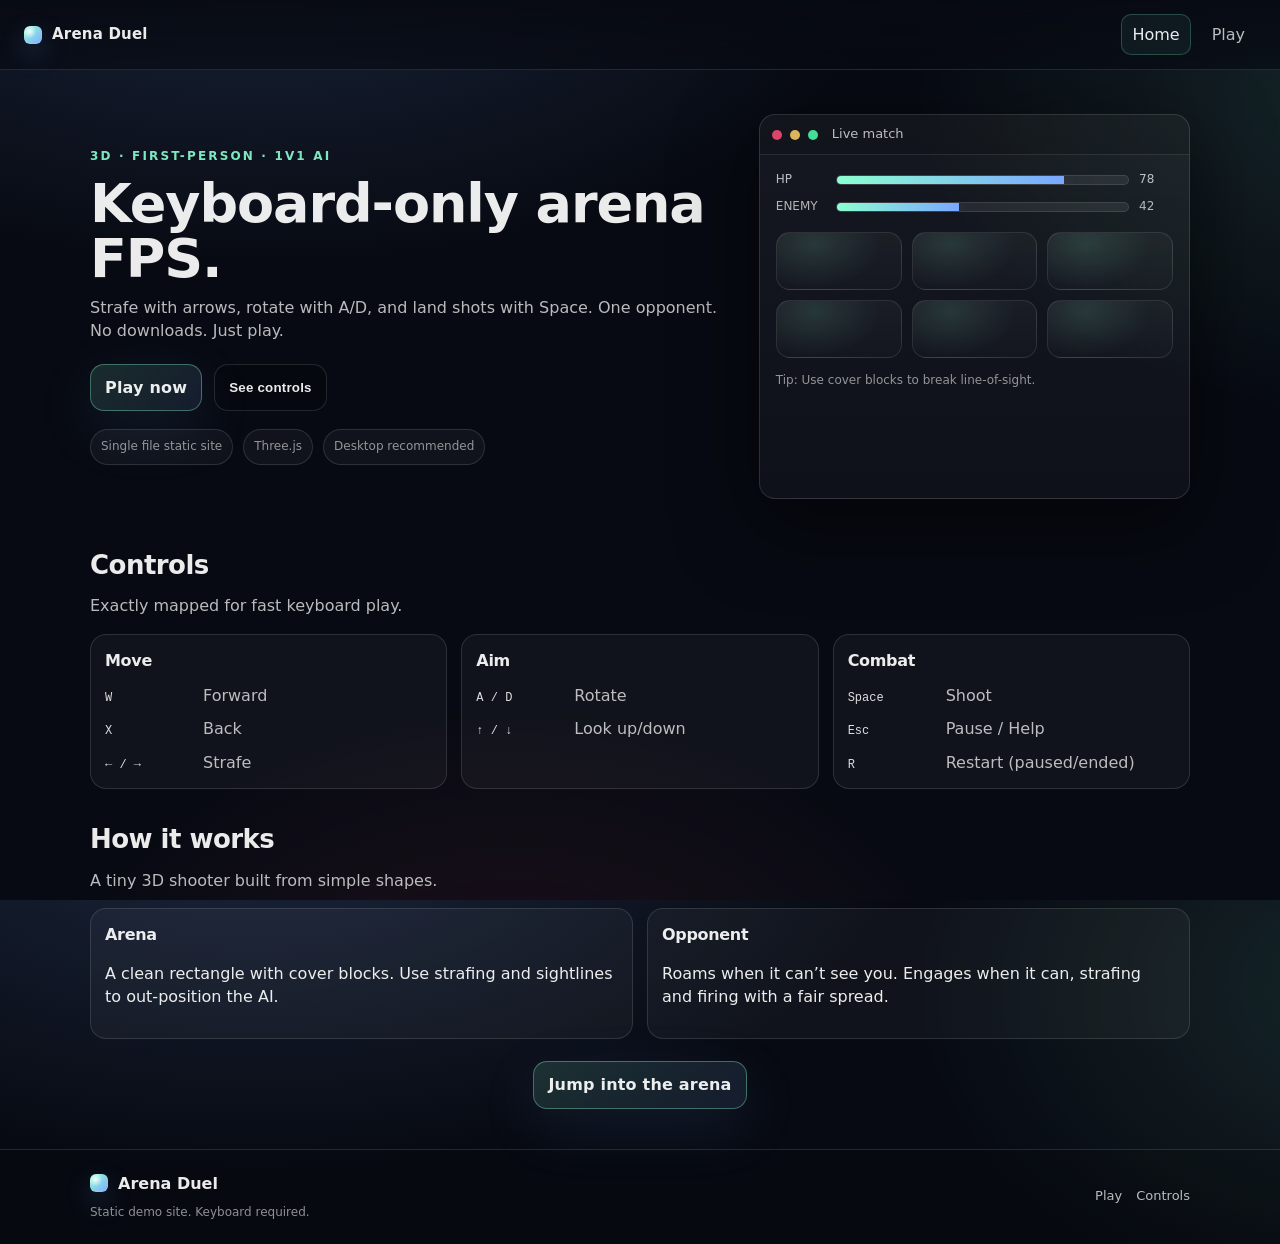
<file: index.html>
<!doctype html>
<html lang="en">
  <head>
    <meta charset="utf-8" />
    <meta name="viewport" content="width=device-width,initial-scale=1" />
    <title>Arena Duel — 3D FPS (Keyboard)</title>
    <meta
      name="description"
      content="A tiny keyboard-controlled 3D arena shooter. Strafe with arrows, rotate with A/D, shoot with Space."
    />
    <link rel="stylesheet" href="./styles/site.css" />
    <script type="module" src="./src/site/home.js"></script>
  </head>
  <body>
    <header class="topbar">
      <a class="brand" href="./index.html" aria-label="Arena Duel Home">
        <span class="brandMark" aria-hidden="true"></span>
        <span class="brandText">Arena Duel</span>
      </a>
      <nav class="nav">
        <a class="navLink" href="./index.html" data-nav="home">Home</a>
        <a class="navLink" href="./play.html" data-nav="play">Play</a>
      </nav>
    </header>

    <main class="container">
      <section class="hero">
        <div class="heroCopy">
          <p class="kicker">3D · First-person · 1v1 AI</p>
          <h1>Keyboard-only arena FPS.</h1>
          <p class="subtitle">
            Strafe with arrows, rotate with A/D, and land shots with Space. One opponent. No
            downloads. Just play.
          </p>
          <div class="ctaRow">
            <a class="btn primary" href="./play.html">Play now</a>
            <button class="btn ghost" type="button" data-scroll-to="#controls">
              See controls
            </button>
          </div>
          <div class="metaRow">
            <div class="pill">Single file static site</div>
            <div class="pill">Three.js</div>
            <div class="pill">Desktop recommended</div>
          </div>
        </div>

        <div class="heroCard" aria-label="Preview">
          <div class="heroCardTop">
            <div class="dot red"></div>
            <div class="dot yellow"></div>
            <div class="dot green"></div>
            <div class="heroCardTitle">Live match</div>
          </div>
          <div class="heroCardBody">
            <div class="hudPreview">
              <div class="hudLine">
                <span>HP</span><span class="bar"><i style="width: 78%"></i></span><span>78</span>
              </div>
              <div class="hudLine enemy">
                <span>ENEMY</span><span class="bar"><i style="width: 42%"></i></span
                ><span>42</span>
              </div>
            </div>
            <div class="previewGrid" aria-hidden="true">
              <div class="tile"></div>
              <div class="tile"></div>
              <div class="tile"></div>
              <div class="tile"></div>
              <div class="tile"></div>
              <div class="tile"></div>
            </div>
            <div class="previewTip">Tip: Use cover blocks to break line-of-sight.</div>
          </div>
        </div>
      </section>

      <section class="section" id="controls">
        <div class="sectionHeader">
          <h2>Controls</h2>
          <p class="subtitle">Exactly mapped for fast keyboard play.</p>
        </div>

        <div class="controlsGrid">
          <div class="card">
            <h3>Move</h3>
            <dl class="kv">
              <div><dt>W</dt><dd>Forward</dd></div>
              <div><dt>X</dt><dd>Back</dd></div>
              <div><dt>← / →</dt><dd>Strafe</dd></div>
            </dl>
          </div>
          <div class="card">
            <h3>Aim</h3>
            <dl class="kv">
              <div><dt>A / D</dt><dd>Rotate</dd></div>
              <div><dt>↑ / ↓</dt><dd>Look up/down</dd></div>
            </dl>
          </div>
          <div class="card">
            <h3>Combat</h3>
            <dl class="kv">
              <div><dt>Space</dt><dd>Shoot</dd></div>
              <div><dt>Esc</dt><dd>Pause / Help</dd></div>
              <div><dt>R</dt><dd>Restart (paused/ended)</dd></div>
            </dl>
          </div>
        </div>
      </section>

      <section class="section">
        <div class="sectionHeader">
          <h2>How it works</h2>
          <p class="subtitle">A tiny 3D shooter built from simple shapes.</p>
        </div>
        <div class="split">
          <div class="card">
            <h3>Arena</h3>
            <p>
              A clean rectangle with cover blocks. Use strafing and sightlines to out-position the
              AI.
            </p>
          </div>
          <div class="card">
            <h3>Opponent</h3>
            <p>
              Roams when it can’t see you. Engages when it can, strafing and firing with a fair
              spread.
            </p>
          </div>
        </div>
        <div class="ctaRow end">
          <a class="btn primary" href="./play.html">Jump into the arena</a>
        </div>
      </section>
    </main>

    <footer class="footer">
      <div class="container footerInner">
        <div class="footerLeft">
          <div class="brandSmall">
            <span class="brandMark" aria-hidden="true"></span>
            <span>Arena Duel</span>
          </div>
          <div class="footerNote">Static demo site. Keyboard required.</div>
        </div>
        <div class="footerRight">
          <a class="footerLink" href="./play.html">Play</a>
          <a class="footerLink" href="./index.html#controls">Controls</a>
        </div>
      </div>
    </footer>
  </body>
</html>
</file>
<file: styles/site.css>
:root {
  --bg: #070a12;
  --panel: rgba(255, 255, 255, 0.06);
  --panel2: rgba(255, 255, 255, 0.09);
  --text: rgba(255, 255, 255, 0.92);
  --muted: rgba(255, 255, 255, 0.72);
  --faint: rgba(255, 255, 255, 0.55);
  --line: rgba(255, 255, 255, 0.12);

  --accent: #8cffd1;
  --accent2: #7aa7ff;
  --danger: #ff4d79;

  --radius: 16px;
  --shadow: 0 24px 80px rgba(0, 0, 0, 0.55);
  --mono: ui-monospace, SFMono-Regular, Menlo, Monaco, Consolas, "Liberation Mono", "Courier New",
    monospace;
}

* {
  box-sizing: border-box;
}

html,
body {
  height: 100%;
}

body {
  margin: 0;
  background:
    radial-gradient(1200px 650px at 20% -10%, rgba(122, 167, 255, 0.18), transparent 55%),
    radial-gradient(900px 600px at 110% 10%, rgba(140, 255, 209, 0.12), transparent 55%),
    radial-gradient(900px 700px at 40% 120%, rgba(255, 77, 121, 0.1), transparent 55%),
    var(--bg);
  color: var(--text);
  font-family: ui-sans-serif, system-ui, -apple-system, Segoe UI, Roboto, Helvetica, Arial,
    "Apple Color Emoji", "Segoe UI Emoji";
  line-height: 1.45;
}

a {
  color: inherit;
  text-decoration: none;
}

.container {
  width: min(1100px, calc(100% - 48px));
  margin: 0 auto;
}

.topbar {
  position: sticky;
  top: 0;
  z-index: 20;
  backdrop-filter: blur(18px);
  background: linear-gradient(to bottom, rgba(7, 10, 18, 0.92), rgba(7, 10, 18, 0.65));
  border-bottom: 1px solid var(--line);
  display: flex;
  align-items: center;
  justify-content: space-between;
  gap: 16px;
  padding: 14px 24px;
}

.topbar.compact {
  position: relative;
}

.brand {
  display: inline-flex;
  align-items: center;
  gap: 10px;
  font-weight: 700;
  letter-spacing: 0.2px;
}

.brandMark {
  width: 18px;
  height: 18px;
  border-radius: 6px;
  background:
    radial-gradient(circle at 30% 30%, rgba(255, 255, 255, 0.9), rgba(255, 255, 255, 0.05) 40%),
    linear-gradient(135deg, var(--accent), var(--accent2));
  box-shadow:
    0 0 0 1px rgba(255, 255, 255, 0.08) inset,
    0 10px 26px rgba(122, 167, 255, 0.25);
}

.brandText {
  font-size: 15px;
}

.nav {
  display: flex;
  align-items: center;
  gap: 10px;
}

.navLink {
  padding: 8px 10px;
  border-radius: 10px;
  color: var(--muted);
  border: 1px solid transparent;
}

.navLink:hover {
  color: var(--text);
  border-color: rgba(255, 255, 255, 0.08);
  background: rgba(255, 255, 255, 0.03);
}

.navLink.active {
  color: var(--text);
  border-color: rgba(140, 255, 209, 0.22);
  background: rgba(140, 255, 209, 0.06);
}

.btn {
  appearance: none;
  border: 1px solid rgba(255, 255, 255, 0.12);
  background: rgba(255, 255, 255, 0.05);
  color: var(--text);
  border-radius: 14px;
  padding: 11px 14px;
  font-weight: 650;
  letter-spacing: 0.2px;
  cursor: pointer;
  display: inline-flex;
  align-items: center;
  justify-content: center;
  gap: 10px;
  transition:
    transform 120ms ease,
    background 120ms ease,
    border-color 120ms ease;
}

.btn:hover {
  transform: translateY(-1px);
  background: rgba(255, 255, 255, 0.07);
  border-color: rgba(255, 255, 255, 0.18);
}

.btn:active {
  transform: translateY(0);
}

.btn.primary {
  border-color: rgba(140, 255, 209, 0.35);
  background: linear-gradient(135deg, rgba(140, 255, 209, 0.14), rgba(122, 167, 255, 0.12));
  box-shadow: 0 18px 60px rgba(122, 167, 255, 0.12);
}

.btn.ghost {
  background: rgba(0, 0, 0, 0.12);
}

.btn.tiny {
  padding: 8px 10px;
  border-radius: 12px;
  font-weight: 600;
  font-size: 13px;
}

.btn:disabled {
  cursor: not-allowed;
  opacity: 0.55;
  transform: none;
}

h1,
h2,
h3 {
  margin: 0;
  letter-spacing: -0.02em;
}

h1 {
  font-size: clamp(34px, 5vw, 54px);
  line-height: 1.02;
}

h2 {
  font-size: 26px;
}

h3 {
  font-size: 16px;
}

.kicker {
  margin: 0 0 10px;
  color: rgba(140, 255, 209, 0.9);
  font-weight: 650;
  letter-spacing: 0.18em;
  text-transform: uppercase;
  font-size: 12px;
}

.subtitle {
  margin: 10px 0 0;
  color: var(--muted);
  font-size: 16px;
}

.hero {
  padding: 44px 0 22px;
  display: grid;
  grid-template-columns: 1.2fr 0.8fr;
  gap: 22px;
  align-items: stretch;
}

.heroCopy {
  padding: 34px 0;
}

.ctaRow {
  margin-top: 22px;
  display: flex;
  gap: 12px;
  flex-wrap: wrap;
}

.ctaRow.end {
  justify-content: center;
}

.metaRow {
  margin-top: 18px;
  display: flex;
  flex-wrap: wrap;
  gap: 10px;
}

.pill {
  border: 1px solid rgba(255, 255, 255, 0.12);
  background: rgba(255, 255, 255, 0.04);
  border-radius: 999px;
  padding: 8px 10px;
  font-size: 12px;
  color: var(--faint);
}

.heroCard {
  border: 1px solid rgba(255, 255, 255, 0.12);
  background: linear-gradient(180deg, rgba(255, 255, 255, 0.06), rgba(255, 255, 255, 0.03));
  border-radius: var(--radius);
  overflow: hidden;
  box-shadow: var(--shadow);
}

.heroCardTop {
  padding: 10px 12px;
  display: flex;
  align-items: center;
  gap: 8px;
  border-bottom: 1px solid rgba(255, 255, 255, 0.1);
  background: rgba(0, 0, 0, 0.14);
}

.dot {
  width: 10px;
  height: 10px;
  border-radius: 999px;
  opacity: 0.85;
}
.dot.red {
  background: #ff4d79;
}
.dot.yellow {
  background: #ffd166;
}
.dot.green {
  background: #4dffb0;
}

.heroCardTitle {
  margin-left: 6px;
  color: var(--muted);
  font-size: 13px;
}

.heroCardBody {
  padding: 16px;
}

.hudPreview {
  display: grid;
  gap: 10px;
}

.hudLine {
  display: grid;
  grid-template-columns: 50px 1fr 34px;
  align-items: center;
  gap: 10px;
  color: var(--muted);
  font-size: 12px;
}

.hudLine.enemy {
  color: rgba(255, 255, 255, 0.68);
}

.bar {
  height: 10px;
  border-radius: 999px;
  background: rgba(255, 255, 255, 0.08);
  border: 1px solid rgba(255, 255, 255, 0.1);
  overflow: hidden;
}

.bar i {
  display: block;
  height: 100%;
  background: linear-gradient(90deg, var(--accent), var(--accent2));
  box-shadow: 0 8px 18px rgba(122, 167, 255, 0.22);
}

.previewGrid {
  margin-top: 16px;
  display: grid;
  grid-template-columns: repeat(3, 1fr);
  gap: 10px;
}

.tile {
  height: 58px;
  border-radius: 14px;
  border: 1px solid rgba(255, 255, 255, 0.1);
  background:
    linear-gradient(180deg, rgba(255, 255, 255, 0.04), rgba(255, 255, 255, 0.015)),
    radial-gradient(120px 80px at 30% 20%, rgba(140, 255, 209, 0.12), transparent 55%);
}

.previewTip {
  margin-top: 14px;
  color: var(--faint);
  font-size: 12px;
}

.section {
  padding: 26px 0 6px;
}

.sectionHeader {
  margin-bottom: 16px;
}

.controlsGrid {
  display: grid;
  grid-template-columns: repeat(3, 1fr);
  gap: 14px;
}

.card {
  border: 1px solid rgba(255, 255, 255, 0.12);
  background: rgba(255, 255, 255, 0.04);
  border-radius: var(--radius);
  padding: 14px;
}

.kv {
  margin: 12px 0 0;
  display: grid;
  gap: 10px;
  color: var(--muted);
}

.kv > div {
  display: grid;
  grid-template-columns: 86px 1fr;
  gap: 12px;
  align-items: baseline;
}

dt {
  font-family: var(--mono);
  font-size: 12px;
  color: rgba(255, 255, 255, 0.86);
}

dd {
  margin: 0;
}

.split {
  display: grid;
  grid-template-columns: repeat(2, 1fr);
  gap: 14px;
}

.footer {
  margin-top: 34px;
  border-top: 1px solid rgba(255, 255, 255, 0.12);
  background: rgba(0, 0, 0, 0.12);
}

.footerInner {
  padding: 22px 0;
  display: flex;
  align-items: center;
  justify-content: space-between;
  gap: 12px;
}

.brandSmall {
  display: inline-flex;
  align-items: center;
  gap: 10px;
  font-weight: 650;
}

.footerNote {
  margin-top: 6px;
  color: var(--faint);
  font-size: 12px;
}

.footerRight {
  display: flex;
  gap: 14px;
  flex-wrap: wrap;
}

.footerLink {
  color: var(--muted);
  font-size: 13px;
}

.footerLink:hover {
  color: var(--text);
}

@media (max-width: 920px) {
  .hero {
    grid-template-columns: 1fr;
  }
  .heroCard {
    order: -1;
  }
  .controlsGrid {
    grid-template-columns: 1fr;
  }
  .split {
    grid-template-columns: 1fr;
  }
}
</file>
